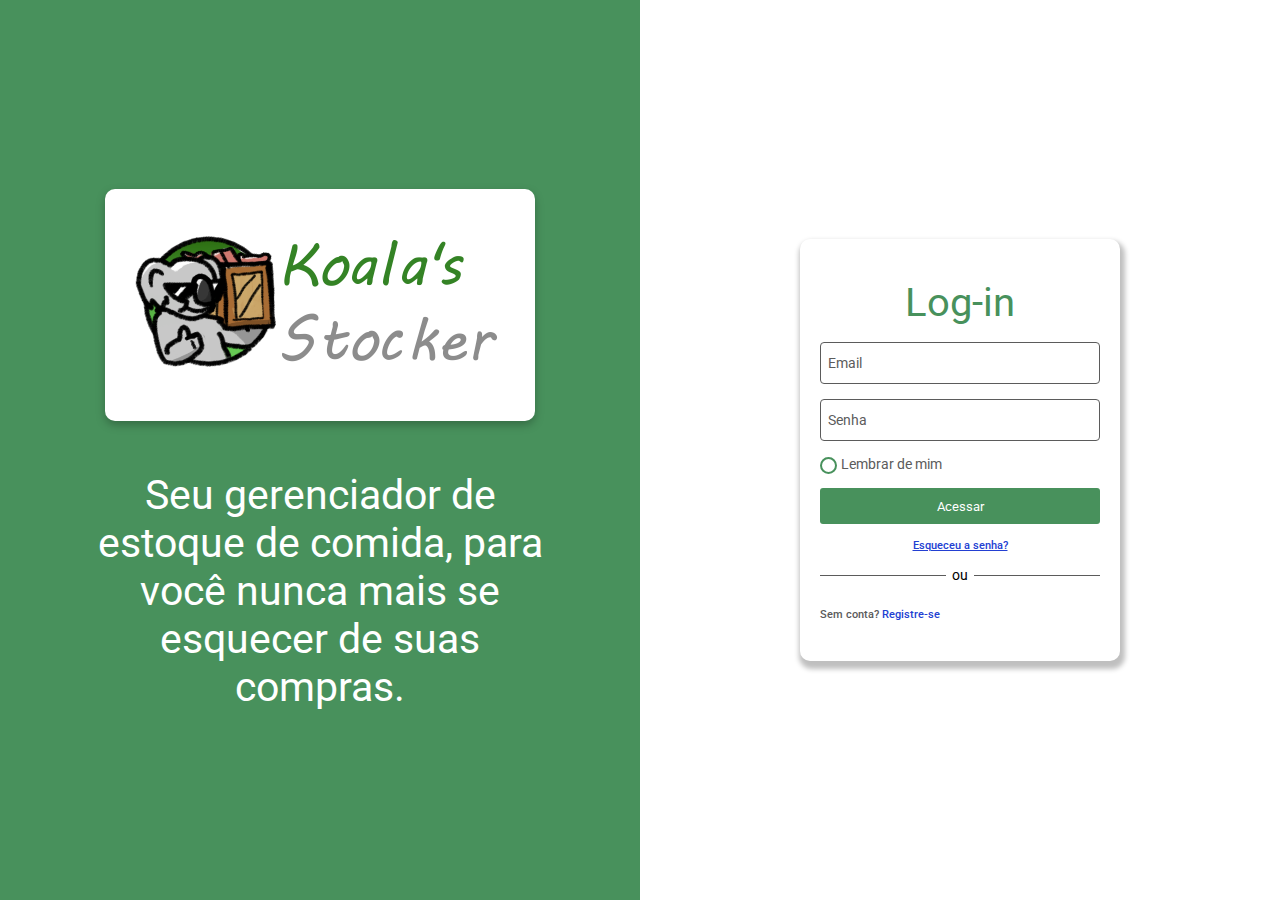
<file: index.html>
<!DOCTYPE html>
<html lang="pt-BR">
<head>
    <meta charset="UTF-8">
    <meta http-equiv="X-UA-Compatible" content="IE=edge">
    <meta name="viewport" content="width=device-width, initial-scale=1.0">
    <link rel="icon" type="image/gif" href="./frontend/assets/icons/logo_img.png">
    <link rel="stylesheet" href="/frontend/styles/global.css">
    <link rel="stylesheet" href="/frontend/styles/index.css">
    <link rel="stylesheet" href="/frontend/styles/subclasses.css">
    <link rel="stylesheet" href="/frontend/styles/components.css">
    <title>Koala's - Acesso</title>
    <script type="module" src="./frontend/src/client/login.js" async></script>
    <script type="module" src="./frontend/src/client/signup.js" async></script>
</head>
<body>
    <div id="verde">
        <div class="logo-container">
            <img src="frontend/assets/icons/Logo.png" alt="Koala's Stocker">
        </div>
        <h1 class="title">Seu gerenciador de estoque de comida, para você nunca mais se esquecer de suas compras.</h1>
    </div>
    <div id="branco">
        <div id="login">
            <h1 class="title">Log-in</h1>
            <div class="input-container">
                <input type="text" required id="email_login" name="email_login">
                <label for="email_login">Email</label>
            </div>
            <div class="input-container">
                <input type="password" required id="pass_login" name="pass_login">
                <label for="pass_login">Senha</label>
            </div>
            <div class="remember-me">
                <input type="checkbox" id="remember">
                <label for="remember">Lembrar de mim</label>
            </div>
            <button id="btn_acess" class="btn all">Acessar</button>
            <h5><a href="#">Esqueceu a senha?</a></h5>
            <span>ou</span>
            <h5 class="regist">Sem conta? <a id="login-ref">Registre-se</a></h5>
        </div>
    </div>
</body>
</html>
</file>
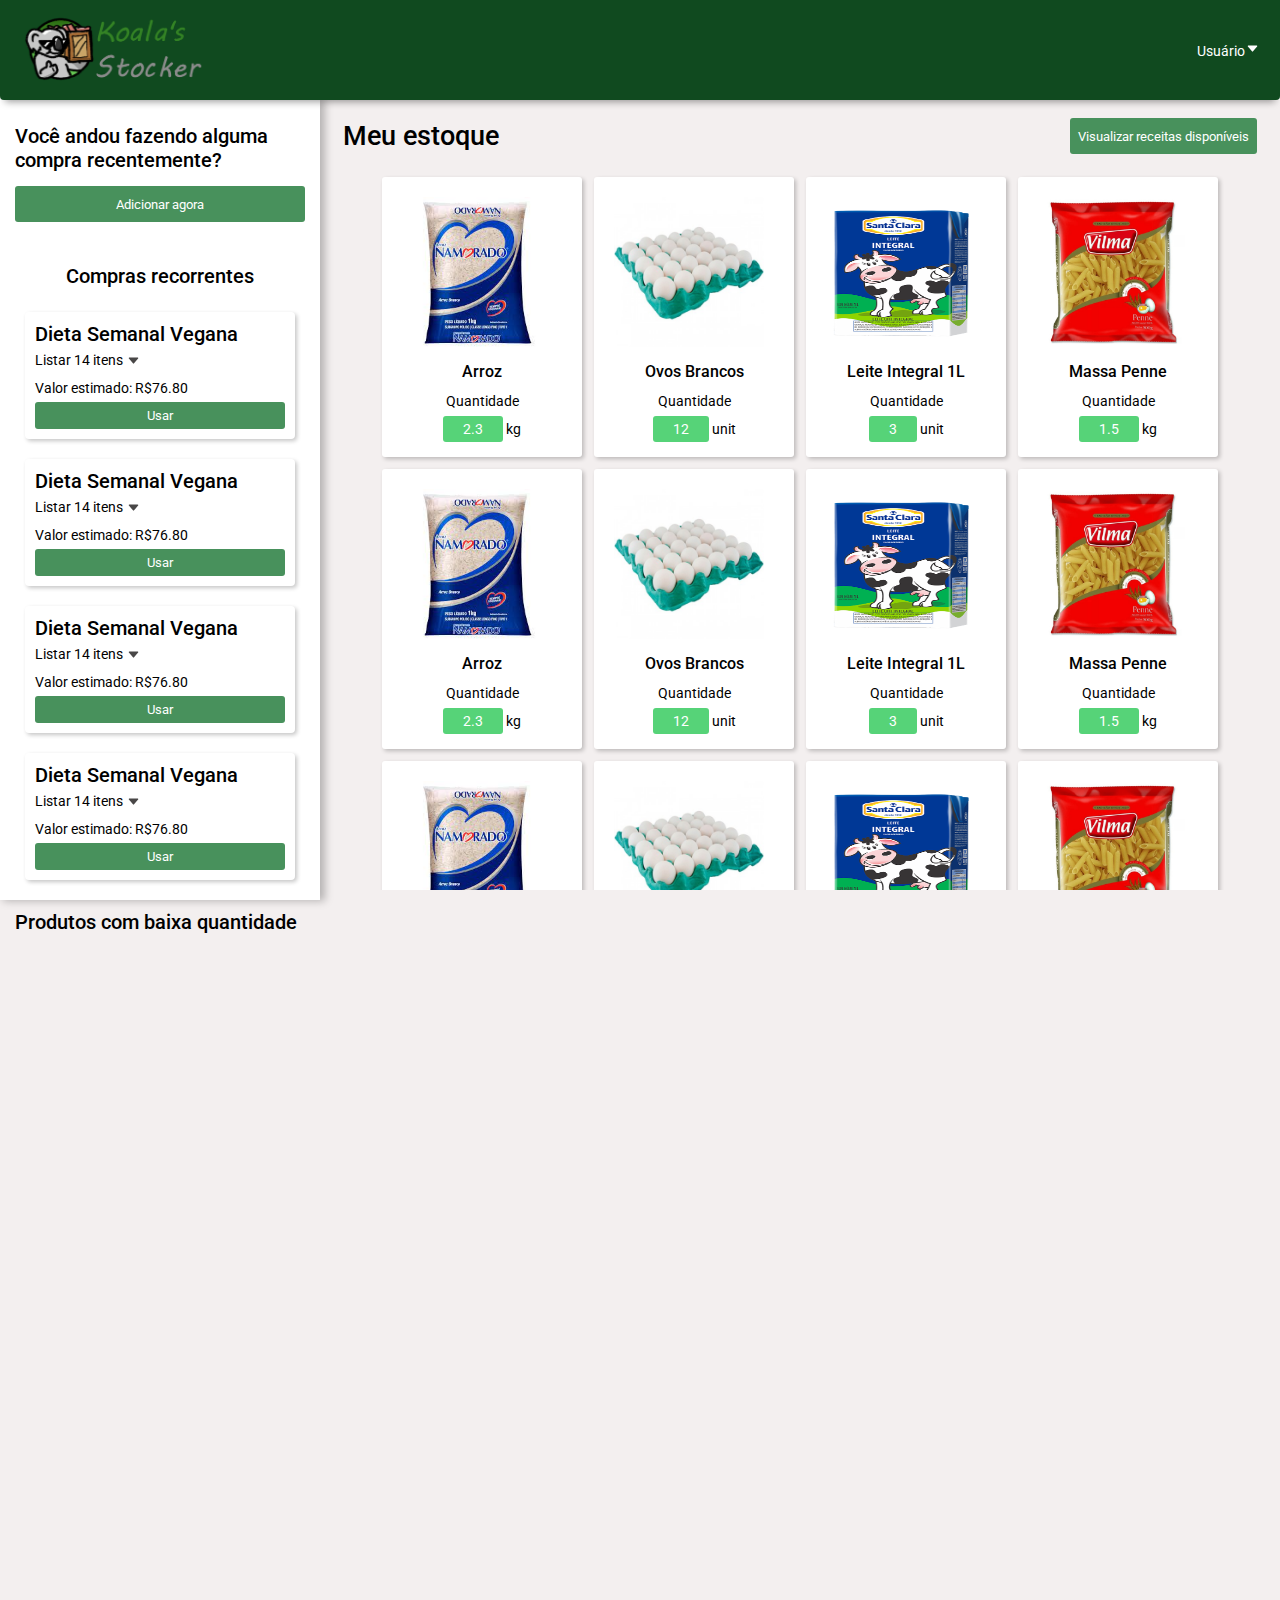
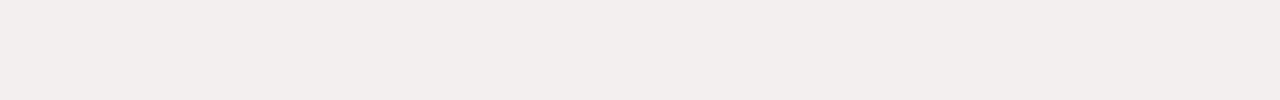
<file: templates/main.html>
<!DOCTYPE html>
<html lang="pt-BR">
<head>
    <meta charset="UTF-8">
    <meta http-equiv="X-UA-Compatible" content="IE=edge">
    <meta name="viewport" content="width=device-width, initial-scale=1.0">
    <link rel="icon" type="image/gif" href="../assets/icons/logo_img.png">
    <title>Koala's - Dashboard</title>
    <link rel="stylesheet" href="../styles/global.css">
    <link rel="stylesheet" href="../styles/subclasses.css">
    <link rel="stylesheet" href="../styles/main.css">
    <script src="../script.js" async></script>
</head>
<body>
    <header id="header">
        <img src="../assets/icons/Logo.png" class="logo" alt="logo koala stocker">

        <div class="user">
            <span>Usuário<img src="../assets/icons/caret-down.svg"></span>
            <ul>
                <li>Perfil</li>
                <li><a href="../index.html">Sair</a></li>
            </ul>
        </div>
    </header>
    <main id="main">
        <section id="grocery">
            <div class="space topbottom">
                <h2>Você andou fazendo alguma compra recentemente?</h2>
                <button class="btn space topbottom all">Adicionar agora</button>
            </div>
            <h2 class="title space topbottom">Compras recorrentes</h2>
            <div id="container-grocery-list">
                <ul id="grocery-list">
                    <li>
                        <div class="grocery-list-card">
                            <h2>Dieta Semanal Vegana</h2>
                            <span>Listar 14 itens <svg xmlns="http://www.w3.org/2000/svg" class="ionicon" viewBox="0 0 512 512"><path d="M98 190.06l139.78 163.12a24 24 0 0036.44 0L414 190.06c13.34-15.57 2.28-39.62-18.22-39.62h-279.6c-20.5 0-31.56 24.05-18.18 39.62z" fill="#FFF"/></svg></span>
                            <ul class="list">
                            </ul>
                            <p>Valor estimado: <span>R$76.80</span></p>
                            <button class="btn">Usar</button>
                        </div>
                    </li>
                </ul>
            </div>
        </section>
        <section id="stock">
            <div class="top-config">
                <h1>Meu estoque</h1>
                <button class="btn">Visualizar receitas disponíveis</button>
            </div>
            <div id="container-stock">
                <ul id="stock-list">
                    <!-- <li>
                        <div class="item_stock">
                            <img src="../assets/imgs/arroz_namorado.jpg">
                            <h3>Ovos Brancos</h3>
                            <h5>Quantidade</h5>
                            <p><span class="red">12</span> unidades</p>
                        </div>                 
                    </li> -->
                </ul>
            </div>
        </section>
        <section id="statistic">
            <h2>Produtos com baixa quantidade</h2>
        </section>
    </main>
</body>
</html>
</file>
<file: frontend/styles/global.css>
@import url('https://fonts.googleapis.com/css2?family=Roboto:ital,wght@0,100;0,300;0,400;0,500;0,700;1,100;1,300;1,400;1,500;1,700&display=swap');

* {
    margin: 0;
    padding: 0;
    box-sizing: border-box;
    font-family: 'Roboto', sans-serif;
}

:root {
    font-size: 85%;
    --koala-color: #48915C;
    --medium-gray: #494747;
    --light-gray: #5B5B5B;
    --principal-light: #FFF;
}

h1 {
    font-size: 2rem;
}

h1,h2,h3,h4,h5 {
    font-weight: 500;
}

body {
    top: 0;
    bottom: 0;
}

li {
    list-style: none;
}

a {
    color: #233FD2;
}

.hidden {
    display: none!important;
}

#header {
    position: sticky;
    display: flex;
    flex-direction: row;
    justify-content: space-between;
    height: 100px;
    padding: 5px 20px;
    background-color: #104a1f;
    border-bottom-left-radius: 4px;
    border-bottom-right-radius: 4px;
    -webkit-box-shadow: 0px 7px 7px -5px rgba(0,0,0,0.37);
    -moz-box-shadow: 0px 7px 7px -5px rgba(0,0,0,0.37);
    box-shadow: 0px 7px 7px -5px rgba(0,0,0,0.37);;
}

#header .logo {
    position: relative;
    width: 190px;
}

#header .user {
    position: relative;
    display: flex;
    align-items: center;
    justify-content: center;
    gap: 6px;
    color: #FFF;
    flex-direction: row;
    cursor: pointer;
}
    #header .user:hover > ul {
        display: flex;
    }

#header .user h3 {
    display: flex;
    gap: 6px;
    justify-content: center;
    align-items: center;
}

#header .user img {
    width: 15px;
}

#header .user ul {
    display: none;
    width: 150px;
    position: absolute;
    border-radius: 3px;
    padding: 4px 0px;
    flex-direction: column;
    align-items: center;
    background-color: var(--koala-color);
    bottom: -2px;
    right: 0px;
}

#header .user ul li {
    position: relative;
    width: 100%;
    font-size: 1.2rem;
    text-align: center;
    padding: 3px 0px;
}

#header .user ul li a {
    width: 100%;
    height: 100%;
    color: #FFF;
    text-decoration: none;
}
#header .user ul li:hover {
    width: 100%;
    background-color: #15692c;
}
</file>
<file: frontend/styles/index.css>
body {
    position: absolute;
    display: flex;
    flex-direction: row;
    top: 0;
    bottom: 0;
    left: 0;
    right: 0;
}

#verde {
    width: 50%;
    height: 100vh;
    display: flex;
    align-items: center;
    flex-direction: column;
    justify-content: center;
    background-color: var(--koala-color);
    gap: 50px;
}

.logo-container {
    width: fit-content;
    border-radius: 10px;
    padding: 20px;
    background-color: #FFF;
    filter: drop-shadow(0px 4px 4px rgba(0, 0, 0, 0.25));
}

#verde .title {
    font-weight: 400;
    width: 70%;
    font-size: 3rem;
    color: var(--principal-light);
    text-align: center;
}

#branco {
    width: 50%;
    height: 100vh;
    display: flex;
    align-items: center;
    justify-content: center;
    background-color: var(--principal-light);
}

#login {
    display: flex;
    position: relative;
    flex-direction: column;
    align-items: center;
    width: 50%;
    gap: 15px;
    max-width: 400px;
    padding: 40px 20px;
    border-radius: 14px;
    background: #FFFFFF;
    box-shadow: 2px 5px 5px 3px rgba(0, 0, 0, 0.25);
    border-radius: 10px;
}

.input-container {
    position: relative;
    width: 100%;
    display: flex;
    flex-direction: column;
    color: var(--light-gray);
}

.input-container label {
    position: absolute;
    height: fit-content;
    top: 50%;
    transform: translateY(-50%);
    left: 5px;
    color: var(--light-gray);
    background-color: #fff;
    transition: all 200ms;
    padding: 0px 3px;
    font-weight: 400;
    border-radius: 10px;
}

.input-container input[type="text"],
.input-container input[type="password"] {
    position: relative;
    text-align: left;
    width: 100%;
    height: 30px;
    font-size: 1rem;
    padding: 20px 10px;
    border: 1px solid var(--light-gray);
    border-radius: 4px;
    outline: 0;
    transition: all 200ms linear;
}

.input-container input[type="text"]:focus ~ label,
.input-container input[type="password"]:focus ~ label{
    top: 0px;
    left: 2.2%;
    color: var(--koala-color);
}
.input-container input[type="text"]:valid ~ label,
.input-container input[type="password"]:valid  ~ label{
    top: 0px;
    left: 2.2%;
    color: var(--koala-color);
}
.input-container input[type="text"]:valid,
.input-container input[type="password"]:valid {
    border-color: var(--koala-color);
}

.input-container input[type="text"]:focus,
.input-container input[type="password"]:focus {
    border: 1px solid var(--koala-color);
}

#login .remember-me {
    display: flex;
    align-self: stretch;
    align-items: center;
    gap: 4px;
    color: var(--light-gray);
}
#login .remember-me input[type="checkbox"]:focus ~ label {
    color: var(--koala-color);
}

#login .remember-me input[type="checkbox"] {
    position: relative;
    bottom: -1px;
    width: 1.3em;
    height: 1.3em;
    background-color: white;
    border-radius: 50%;
    vertical-align: middle;
    border: 2px solid var(--koala-color);
    appearance: none;
    -webkit-appearance: none;
    outline: none;
    cursor: pointer;
}
#login .remember-me input[type="checkbox"]::after {
    content: "";
    position: absolute;
    left: .15em;
    top: .15em;
    width: .75em;
    height: .75em;
    border-radius: 50%;
    background-color: #FFF;
}

#login .remember-me input[type="checkbox"]:checked ~ label {
    color: var(--koala-color);
    transition: 120ms;
}

#login .remember-me input[type="checkbox"]:checked::after{
    background-color: var(--koala-color);
    transition: 150ms;
}

#login span {
    width: 100%;
    text-align: center;
    position: relative;
}

#login span::after {
    position: absolute;
    content: "";
    top: 50%;
    right: 0;
    width: 45%;
    height: 1px;
    background-color: var(--light-gray);
}
#login span::before {
    position: absolute;
    content: "";
    top: 50%;
    left: 0;
    width: 45%;
    height: 1px;
    background-color: var(--light-gray);
}

#login .title {
    font-style: normal;
    font-weight: 400;
    font-size: 40px;
    line-height: 48px;
    text-align: center;
    color: var(--koala-color);
}

#signup {
    display: flex;
    position: relative;
    flex-direction: column;
    align-items: center;
    width: 50%;
    gap: 15px;
    max-width: 400px;
    padding: 40px 20px;
    border-radius: 14px;
    background: #FFFFFF;
    box-shadow: 2px 5px 5px 3px rgba(0, 0, 0, 0.25);
    border-radius: 10px;
}

#signup .side {
    display: flex;
    gap: 10px;
}

#signup span {
    width: 100%;
    text-align: center;
    position: relative;
}

#signup span::after {
    position: absolute;
    content: "";
    top: 50%;
    right: 0;
    width: 45%;
    height: 1px;
    background-color: var(--light-gray);
}
#signup span::before {
    position: absolute;
    content: "";
    top: 50%;
    left: 0;
    width: 45%;
    height: 1px;
    background-color: var(--light-gray);
}

#signup .title {
    font-style: normal;
    font-weight: 400;
    font-size: 40px;
    line-height: 48px;
    text-align: center;
    color: var(--koala-color);
}

#signup a {
    text-decoration: none;
}

.regist {
    margin-top: 10px;
    align-self: stretch;
} .regist a {
    cursor: pointer;
}

h5 {
    color: var(--light-gray);
}
</file>
<file: frontend/styles/subclasses.css>
.btn {
    display: flex;
    align-items: center;
    justify-content: center;
    padding: .8em .6em;
    border-radius: 3px;
    border: 0;
    cursor: pointer;
    color: #FFF;
    background-color: var(--koala-color);
    font-weight: 400;
}.btn:hover {
    filter: brightness(1.2);
}

.space.topbottom {
    margin-top: 14px;
    margin-bottom: 14px;
}

.align.left {
    align-self: stretch;
}

.fit {
    width: fit-content;
}

.all {
    width: 100%;
}

.red {
    background-color: #D6382E;
}

.blue {
    background-color: rgb(59, 59, 222);
}

.appear {
    animation: appear 140ms linear;
}

@keyframes spin {
    0% { transform: rotate(0deg); }
    100% { transform: rotate(360deg); }
}

@keyframes appear {
    from { transform: scale(.7)}
    to { transform: scale(1)}
}
</file>
<file: frontend/styles/components.css>
.card-frame {
    position: fixed;
    z-index: 2;
    left: 0;
    top: 0;
    width: 100%;
    height: 100%;
    overflow: auto;
    display: flex;
    align-items: center;
    justify-content: center;
    background-color: #00000084; 
}

.card {
    border-radius: 6px;
    padding: 14px;
    background-color: #FFF;
    -webkit-box-shadow: 6px 6px 8px -4px rgba(0,0,0,0.6);
    -moz-box-shadow: 6px 6px 8px -4px rgba(0,0,0,0.6);
    box-shadow: 6px 6px 8px -4px rgba(0,0,0,0.6);
}

.top-bar {
    display: flex;
    flex-direction: row;
    align-items: center;
    gap: 40px;
    justify-content: space-between;
}

.btn-close {
    position: relative;
    width: 2em;
    height: 2em;
    border: 0;
    background: 0;
    cursor: pointer;
}

.btn-close::after {
    content: "";
    position: absolute;
    transform: rotate(50deg);
    background-color: black;
    width: 1.6em;
    height: 2px;
    left: .2em;
    top: .9em;
}
.btn-close::before {
    content: "";
    position: absolute;
    transform: rotate(-50deg);
    background-color: black;
    width: 1.6em;
    height: 2px;
    left: .2em;
    top: .9em;
}

/* ////////////////////////////////////////////////////////////////////////////// */
.product-register {
    display: flex;
    flex-direction: column;
    padding-top: 8px;
    gap: 10px;
}

.product-register input[type="text"] {
    width: 100%;
    height: 35px;
    border-radius: 5px;
    border: 1px solid var(--light-gray);
    outline: 0;
    padding: 5px 10px;
}

input[type="radio"] {
    cursor: pointer;
}

.product-register .radio-container {
    width: 30%;
    display: grid;
    grid-template-columns: 1fr 1fr;
    gap: 2px;
    color: var(--light-gray);
}

/* ////////////////////////////////////////////////////////////////////////////////////////////// */

.grocery {
    width: fit-content;
    height: 460px;
    display: flex;
    flex-direction: row;
    padding-top: 10px;
}

.grocery aside {
    width: 100%;
    width: 540px;
    display: flex;
    flex-direction: column;
    gap: 20px;
    padding: 20px;
}

.grocery aside input {
    width: 100%;
    border-radius: 3px;
    border: 1px solid black;
    padding: 6px 10px;
    outline: 0;
    font-size: 15px;
}

.grocery .list-container {
    position: relative;
    width: 100%;
    height: calc(100% - 50px);
    max-height: fit-content;
    overflow-Y: auto;
    padding: 0px 4px;
    display: flex;
    justify-content: center;
    align-items:flex-start;
}

.grocery .list-container table {
    width: 100%;
    max-width: 100%;
    border-collapse: collapse;
}

tbody {
    position: relative;
}

.grocery .container {
    position: relative;
    width: 70%;
    display: flex;
    gap: 6px;
    flex-direction: column;
}

.btn-container {
    position: absolute;
    bottom: 0;
    display: flex;
    width: 100%;
    gap: 10px;
}

.btn-container button {
    min-width: 45px;
}

.btn-container #save-grocery-list {
    width: 100%;
}

.grocery .list-container table thead {
    z-index: 1;
    position: sticky;
    top: 0;
    background-color: #FFF;
    width: 100%;
}

.grocery .list-container table td,
.grocery .list-container table th {
    padding: 5px;
    width: 50%;
    min-width: 180px;
    text-align: left;
}

.grocery .list-container table tr:nth-child(even) {
    background-color: #2121215d;
}

/* ////////////////////////////////////////////////////////////////// */


#item-list {
    display: flex;
    flex-direction: column;
    gap: 10px;
    padding: 5px 10px;
    overflow-y: auto;
    max-height: 100%;
}

#item-list::-webkit-scrollbar-thumb {
    background-color: var(--koala-color);
}
#item-list::-webkit-scrollbar-thumb:hover {
    background-color: #13b63e;
}
#item-list::-webkit-scrollbar {
    width: 8px;
    cursor: pointer;
}
.card .item {
    display: flex;
    justify-content: space-between;
}

.card .item img {
    width: 55px;
    aspect-ratio: 1/1;
}

.card .item .le {
    width: 100%;
    max-width: 50%;
    display: flex;
    flex-direction: column;
    justify-content: space-between;
}
.card .item .le {
    max-width: 100px;
}

.card .item .quant-container {
    display: flex;
    align-items: center;
    gap: 3px;
    justify-content: space-between;
    width: 140px;
}

.card .item .quant-container button {
    cursor: pointer;
    width: 27px;
    height: 29px;
    border: 1px solid;
    border-radius: 100px;
}

.card .item .quant-container button:nth-child(1) {
    border: 1px solid rgb(32, 167, 14);
    background-color: rgba(32, 167, 14, 0.447);
    color: rgb(32, 167, 14);
}

.card .item .quant-container button {
    border: 1px solid red;
    background-color: rgba(255, 0, 0, 0.436);
    color: red;
}
.card .item .quant-container button:hover {
    filter: brightness(1.3);
}

/* //////////////////////////////////////////////////////////////////////////////////////////////////////////////////////////////////////// */
/* //////////////////////////////////////////////////////////////////////////////////////////////////////////////////////////////////////// */
/* DIALOGS */


.container-msg {
    position: absolute;
    width: 100%;
    top: 30px;
    display: flex;
    justify-content: center;
}

.msg {
    z-index: 2;
    background-color: #FFF;
    display: flex;
    align-items: center;
    gap: 6px;
    padding: 10px;
    align-self: center;
    
    -webkit-box-shadow: 10px 10px 16px -13px rgba(0,0,0,0.68);
    -moz-box-shadow: 10px 10px 16px -13px rgba(0,0,0,0.68);
    box-shadow: 10px 10px 16px -13px rgba(0,0,0,0.68);
}

.err {
    border-radius: 4px;
    color: #FFF;
    background-color: #e14343;
    border: 1px solid #C31F1F;
}
.err svg path {
    stroke: #FFF;
}
.err svg circle {
    stroke: #FFF;
}

.sucess {
    border-radius: 4px;
    color: #FFF;
    background-color: #4ac548;
    border: 1px solid #0FC00B;
}
.sucess svg path {
    stroke: #FFF;
}
.sucess svg circle {
    stroke: #FFF;
}
</file>
<file: styles/global.css>
@import url('https://fonts.googleapis.com/css2?family=Roboto:ital,wght@0,100;0,300;0,400;0,500;0,700;1,100;1,300;1,400;1,500;1,700&display=swap');

* {
    margin: 0;
    padding: 0;
    box-sizing: border-box;
    font-family: 'Roboto', sans-serif;
}

:root {
    font-size: 85%;
    --koala-color: #48915C;
    --medium-gray: #494747;
    --light-gray: #5B5B5B;
    --principal-light: #FFF;
}

h1 {
    font-size: 2rem;
}

h1,h2,h3,h4,h5 {
    font-weight: 500;
}

body {
    top: 0;
    bottom: 0;
}

li {
    list-style: none;
}

a {
    color: #233FD2;
}

.hidden {
    display: none!important;
}

#header {
    position: sticky;
    display: flex;
    flex-direction: row;
    justify-content: space-between;
    height: 100px;
    padding: 5px 20px;
    background-color: #104a1f;
    border-bottom-left-radius: 4px;
    border-bottom-right-radius: 4px;
    -webkit-box-shadow: 0px 7px 7px -5px rgba(0,0,0,0.37);
    -moz-box-shadow: 0px 7px 7px -5px rgba(0,0,0,0.37);
    box-shadow: 0px 7px 7px -5px rgba(0,0,0,0.37);;
}

#header .logo {
    position: relative;
    width: 190px;
}

#header .user {
    position: relative;
    display: flex;
    align-items: center;
    justify-content: center;
    gap: 6px;
    color: #FFF;
    flex-direction: row;
    cursor: pointer;
}
    #header .user:hover > ul {
        display: flex;
    }

#header .user h3 {
    display: flex;
    gap: 6px;
    justify-content: center;
    align-items: center;
}

#header .user img {
    width: 15px;
}

#header .user ul {
    display: none;
    width: 150px;
    position: absolute;
    border-radius: 3px;
    padding: 4px 0px;
    flex-direction: column;
    align-items: center;
    background-color: var(--koala-color);
    bottom: -2px;
    right: 0px;
}

#header .user ul li {
    position: relative;
    width: 100%;
    font-size: 1.2rem;
    text-align: center;
    padding: 3px 0px;
}

#header .user ul li a {
    width: 100%;
    height: 100%;
    color: #FFF;
    text-decoration: none;
}
#header .user ul li:hover {
    width: 100%;
    background-color: #15692c;
}
</file>
<file: styles/subclasses.css>
.btn {
    display: flex;
    align-items: center;
    justify-content: center;
    padding: .8em .6em;
    border-radius: 3px;
    border: 0;
    cursor: pointer;
    color: #FFF;
    background-color: var(--koala-color);
    font-weight: 400;
}.btn:hover {
    filter: brightness(1.2);
}

.space.topbottom {
    margin-top: 14px;
    margin-bottom: 14px;
}

.align.left {
    align-self: stretch;
}

.fit {
    width: fit-content;
}

.all {
    width: 100%;
}

.red {
    background-color: #D6382E;
}

.green {
    background-color: var(--koala-color);
}

.appear {
    animation: appear 140ms linear;
}

@keyframes spin {
    0% { transform: rotate(0deg); }
    100% { transform: rotate(360deg); }
}

@keyframes appear {
    from { transform: scale(.7)}
    to { transform: scale(1)}
}
</file>
<file: styles/main.css>
#main {
    background: #f3efef;
    /* height: calc(100vh - 100px); */
    display: grid;
    grid-template-columns: 1fr 3fr;
    grid-template-rows: 1fr;
}

#main section {
    padding-top: 1.5%;
    height: calc(100vh - 100px);
    display: flex;
    flex-direction: column;
    padding: 10px 15px;
}

#stock .top-config {
    position: relative;
    padding: 8px;
    display: flex;
    align-items: center;
    justify-content: space-between;
    margin-bottom: 5px;
}

#stock .top-config #searchInStock {
    width: 30%;
    height: 100%;
    border-radius: 5px;
    border: 1px solid var(--light-gray);
    outline: 0;
    padding: 5px 10px;
}

#stock .top-config select {
    padding: 3px;
    border: 0;
    border-radius: 5px;
}

/* #stock .top-config::after {
    position: absolute;
    bottom: 0;
    content: "";
    width: calc(100% - 8px);
    height: 3px;
    background-color: var(--koala-color);
    border-radius: 10px;
} */


#container-stock {
    padding: 10px;
    width: 100%;
    display: flex;
    overflow-y: auto;
    flex-grow: 1;
}
        
    #container-stock::-webkit-scrollbar {
        width: 9px;
    }

    #container-stock::-webkit-scrollbar-thumb {
        border-radius: 10px;
        background-color: var(--koala-color);
    }
    #container-stock::-webkit-scrollbar-thumb:hover {
        background-color: #13b63e;
    }

#stock #container-stock #stock-list {
    width: 100%;
    display: grid;
    gap: 12px;
    justify-content: center;
    align-items: center;
    grid-template-columns: repeat(auto-fit, minmax(160px, 200px));
    grid-template-rows: 1fr 1fr 1fr;
}

#stock-list li {
    width: 100%;
    height: 100%;
}

.item_stock {
    position: relative;
    display: flex;
    width: 100%;
    height: 100%;
    gap: 12px;
    padding: 20px;
    flex-direction: column;
    background-color: #FFF;
    border: 0;
    border-radius: 3px;

    box-shadow: 2px 2px 4px rgba(0, 0, 0, 0.228);
}

.item_stock h3 {
    align-self: center;
}

.item_stock p {
    align-self: center;
}

.item_stock p span {
    border-radius: 3px;
    padding: 5px 20px;
    color: #FFF;
    background-color: #3dcd64de;
}

.item_stock .img-container {
    max-width: 150px;
}

.item_stock .img-container img {
    min-width: 150px;
    max-width: 100%;
    aspect-ratio: 1/1;
}

#grocery {
    display: flex;
    align-items: center;
    flex-direction: column;
    background-color: var(--principal-light);
    box-shadow: 4px 0px 8px 1px rgba(0, 0, 0, 0.25);
}

#grocery #container-grocery-list {
    padding: 10px;
    width: 100%;
    display: flex;
    overflow-y: auto;
    flex-grow: 1;
}

    #container-grocery-list::-webkit-scrollbar {
        width: 9px;
    }

    #container-grocery-list::-webkit-scrollbar-thumb {
        border-radius: 10px;
        background-color: var(--koala-color);
    }
    
    #container-grocery-list::-webkit-scrollbar-thumb:hover {
        background-color: #13b63e;
    }

#grocery #grocery-list {
    width: 100%;
    display: grid;
    grid-template-columns: 1fr;
    grid-template-rows: 1fr 1fr 1fr 1fr;
    gap: 20px;
    flex-direction: column;
}

#grocery #grocery-list > li {
    width: 100%;
    height: fit-content;
}

#grocery .grocery-list-card {
    display: flex;
    flex-direction: column;
    gap: 6px;
    width: 100%;
    background-color: #FFF;
    padding: 10px;
    border: 0;
    border-radius: 4px;
    box-shadow: 2px 2px 4px rgba(0, 0, 0, 0.228);
}
#grocery .grocery-list-card span:nth-child(2) { /* gambiarra */
    display: flex;
    align-items: center;
    justify-content: left;
    gap: 3px;
}

#grocery .grocery-list-card span:nth-child(2) svg {
    width: 15px;
    height: 15px;
    cursor: pointer;
}
#grocery .grocery-list-card span:nth-child(2) svg path{
    fill: #494747;
}

#grocery .grocery-list-card button {
    padding: 6px 4px;
}
</file>
